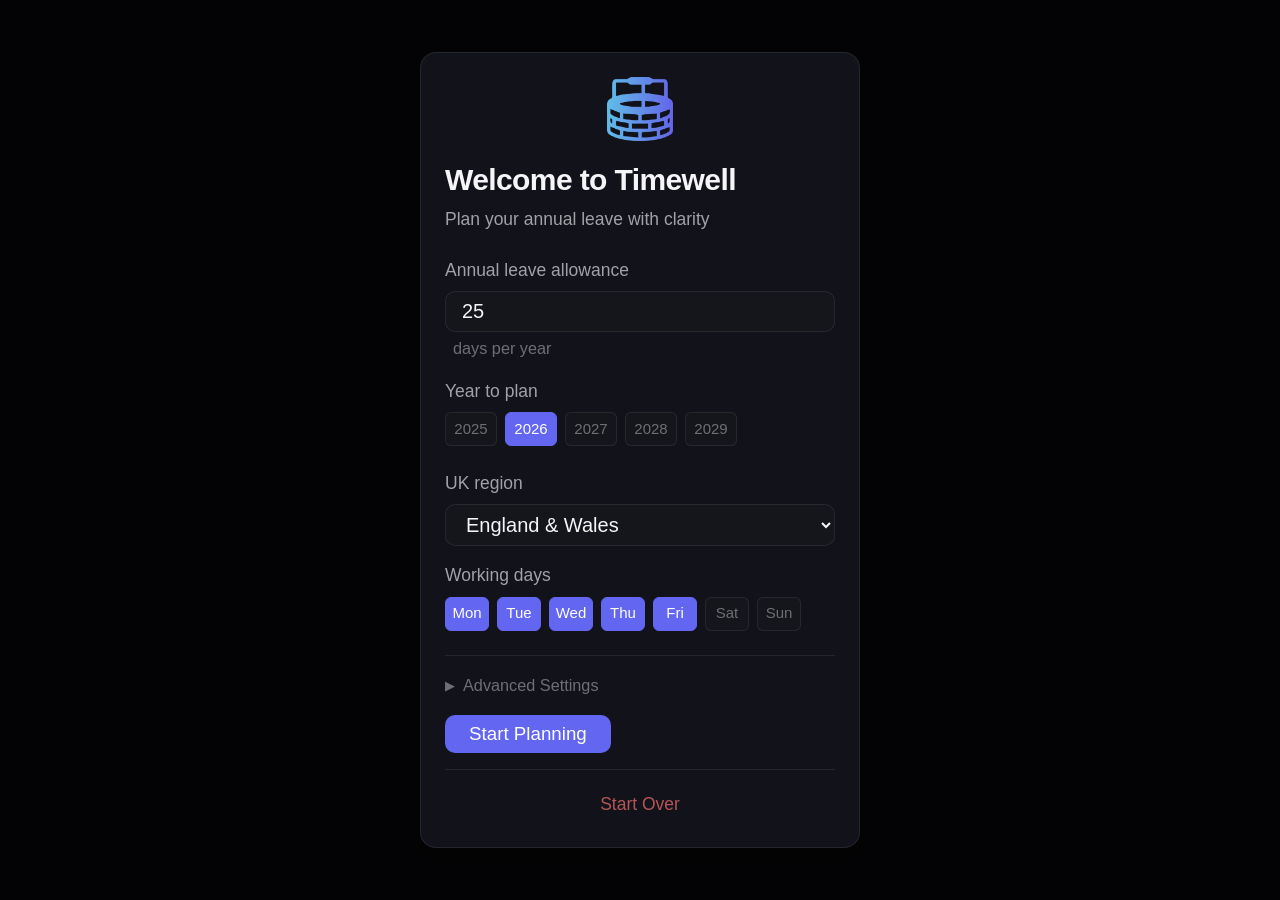
<file: index.html>
<!DOCTYPE html>
<html lang="en">
<head>
    <meta charset="UTF-8">
    <meta name="viewport" content="width=device-width, initial-scale=1.0">
    <title>Timewell - Annual Leave Planner UK | Plan Holiday Days & Maximise Time Off</title>
    <meta name="description" content="Free UK annual leave planner. Visualise your holiday year, calculate ROI on time off, and plan around bank holidays. Works with England, Wales & Scotland calendars.">
    <meta name="keywords" content="annual leave planner, UK holiday planner, annual leave calculator, bank holiday planner, holiday ROI, time off planner, leave management, England Wales Scotland holidays, AL planner">
    <meta name="author" content="Hal Wall">
    <meta name="robots" content="index, follow">
    <link rel="canonical" href="https://timewell.uk/">

    <!-- Open Graph / Social Media -->
    <meta property="og:type" content="website">
    <meta property="og:url" content="https://timewell.uk/">
    <meta property="og:title" content="Timewell - Annual Leave Planner UK">
    <meta property="og:description" content="Free UK annual leave planner. Visualise your holiday year, calculate ROI on time off, and plan around bank holidays.">
    <meta property="og:image" content="https://timewell.uk/social_banner.jpg">
    <meta property="og:site_name" content="Timewell">
    <meta property="og:locale" content="en_GB">

    <!-- Twitter Card -->
    <meta name="twitter:card" content="summary_large_image">
    <meta name="twitter:title" content="Timewell - Annual Leave Planner UK">
    <meta name="twitter:description" content="Free UK annual leave planner. Visualise your holiday year, calculate ROI on time off, and plan around bank holidays.">
    <meta name="twitter:image" content="https://timewell.uk/social_banner.jpg">

    <!-- Structured Data / JSON-LD -->
    <script type="application/ld+json">
    {
        "@context": "https://schema.org",
        "@type": "WebApplication",
        "name": "Timewell",
        "headline": "Annual Leave Planner UK",
        "description": "Free UK annual leave planner. Visualise your holiday year, calculate ROI on time off, and plan around bank holidays. Works with England, Wales & Scotland calendars.",
        "url": "https://timewell.uk/",
        "applicationCategory": "ProductivityApplication",
        "operatingSystem": "Any",
        "offers": {
            "@type": "Offer",
            "price": "0",
            "priceCurrency": "GBP"
        },
        "author": {
            "@type": "Person",
            "name": "Hal Wall"
        },
        "browserRequirements": "Requires JavaScript. Requires HTML5.",
        "softwareVersion": "1.0",
        "screenshot": "https://timewell.uk/social_banner.jpg",
        "featureList": [
            "Visual annual leave calendar",
            "UK bank holiday integration",
            "ROI calculation for time off",
            "Support for England, Wales and Scotland",
            "Custom leave year start dates",
            "Manager message generator"
        ],
        "keywords": "annual leave, holiday planner, UK, bank holidays, time off, leave calculator"
    }
    </script>

    <link rel="icon" type="image/png" href="twAsset_logo.png">
    <link rel="stylesheet" href="styles.css">
</head>
<body>
    <!-- Clear Toast (outside app so visible over settings) -->
    <div id="clear-toast" class="glass-panel hidden">
        <span>Previously selected days off have been cleared</span>
    </div>

    <!-- Setup Panel - Modal overlay on first load -->
    <div id="setup-overlay" class="overlay">
        <div id="setup-panel" class="glass-panel modal">
            <img src="twAsset_logo.png" alt="Timewell" class="setup-logo">
            <h1>Welcome to Timewell</h1>
            <p class="subtitle">Plan your annual leave with clarity</p>

            <form id="setup-form">
                <div class="form-group">
                    <label for="allowance">Annual leave allowance</label>
                    <input type="number" id="allowance" min="1" max="50" value="25" required>
                    <span class="hint">days per year</span>
                </div>

                <div class="form-group">
                    <label>Year to plan</label>
                    <div class="year-selector-group">
                        <label class="year-option-label">
                            <input type="radio" name="year" value="2025">
                            <span>2025</span>
                        </label>
                        <label class="year-option-label">
                            <input type="radio" name="year" value="2026" checked>
                            <span>2026</span>
                        </label>
                        <label class="year-option-label">
                            <input type="radio" name="year" value="2027">
                            <span>2027</span>
                        </label>
                        <label class="year-option-label">
                            <input type="radio" name="year" value="2028">
                            <span>2028</span>
                        </label>
                        <label class="year-option-label" title="gosh you plan ahead don't you">
                            <input type="radio" name="year" value="2029">
                            <span>2029</span>
                        </label>
                    </div>
                </div>

                <div class="form-group">
                    <label for="region">UK region</label>
                    <select id="region" required>
                        <option value="england-wales">England & Wales</option>
                        <option value="scotland">Scotland</option>
                    </select>
                </div>

                <div class="form-group">
                    <label>Working days</label>
                    <div class="checkbox-group">
                        <label class="checkbox-label">
                            <input type="checkbox" name="workday" value="1" checked>
                            <span>Mon</span>
                        </label>
                        <label class="checkbox-label">
                            <input type="checkbox" name="workday" value="2" checked>
                            <span>Tue</span>
                        </label>
                        <label class="checkbox-label">
                            <input type="checkbox" name="workday" value="3" checked>
                            <span>Wed</span>
                        </label>
                        <label class="checkbox-label">
                            <input type="checkbox" name="workday" value="4" checked>
                            <span>Thu</span>
                        </label>
                        <label class="checkbox-label">
                            <input type="checkbox" name="workday" value="5" checked>
                            <span>Fri</span>
                        </label>
                        <label class="checkbox-label">
                            <input type="checkbox" name="workday" value="6">
                            <span>Sat</span>
                        </label>
                        <label class="checkbox-label">
                            <input type="checkbox" name="workday" value="0">
                            <span>Sun</span>
                        </label>
                    </div>
                </div>

                <!-- Advanced Settings -->
                <div class="advanced-settings-section">
                    <button type="button" class="advanced-toggle" id="advanced-toggle">
                        <span class="toggle-icon">▶</span>
                        <span>Advanced Settings</span>
                    </button>
                    <div class="advanced-content hidden" id="advanced-content">
                        <div class="form-group">
                            <label>Bank holidays require annual leave?</label>
                            <div class="checkbox-group">
                                <label class="checkbox-label checkbox-wide" id="bank-holiday-toggle">
                                    <input type="checkbox" id="bank-holidays-use-al">
                                    <span>Yes, I must use AL for bank holidays</span>
                                </label>
                            </div>
                            <p class="hint advanced-hint">Leave unchecked if bank holidays are free</p>
                        </div>

                        <div class="form-group">
                            <label>Leave year starts</label>
                            <div class="leave-year-start">
                                <select id="leave-year-month">
                                    <option value="0" selected>January</option>
                                    <option value="1">February</option>
                                    <option value="2">March</option>
                                    <option value="3">April</option>
                                    <option value="4">May</option>
                                    <option value="5">June</option>
                                    <option value="6">July</option>
                                    <option value="7">August</option>
                                    <option value="8">September</option>
                                    <option value="9">October</option>
                                    <option value="10">November</option>
                                    <option value="11">December</option>
                                </select>
                                <select id="leave-year-day">
                                    <option value="1" selected>1</option>
                                </select>
                            </div>
                        </div>
                    </div>
                </div>

                <div class="form-actions">
                    <button type="submit" class="btn-primary">Start Planning</button>
                </div>
                <div class="form-actions-secondary">
                    <button type="button" class="btn-danger-text" id="start-over-btn">Start Over</button>
                </div>
            </form>
        </div>
    </div>

    <!-- Label Modal - Shown after drag selection -->
    <div id="label-overlay" class="overlay hidden">
        <div id="label-panel" class="glass-panel modal modal-small">
            <h2>Label this leave</h2>
            <p id="label-summary" class="selection-summary"></p>

            <form id="label-form" autocomplete="off">
                <div class="form-group">
                    <input type="text" id="leave-label" placeholder="e.g. Rome Trip, Christmas" maxlength="30" autofocus autocomplete="off" data-lpignore="true" data-form-type="other">
                </div>

                <div class="modal-actions">
                    <button type="button" class="btn-secondary" id="cancel-label">Cancel</button>
                    <button type="submit" class="btn-primary">Save Leave</button>
                </div>
            </form>
        </div>
    </div>

    <!-- Edit Modal - For editing existing leave blocks -->
    <div id="edit-overlay" class="overlay hidden">
        <div id="edit-panel" class="glass-panel modal modal-small">
            <h2>Edit Leave</h2>
            <p id="edit-summary" class="selection-summary"></p>

            <form id="edit-form">
                <input type="hidden" id="edit-block-id">
                <div class="form-group">
                    <input type="text" id="edit-label" placeholder="Leave label" maxlength="30" required>
                </div>

                <div class="modal-actions">
                    <button type="button" class="btn-danger" id="delete-leave">Delete</button>
                    <button type="button" class="btn-secondary" id="cancel-edit">Cancel</button>
                    <button type="submit" class="btn-primary">Save</button>
                </div>
            </form>
        </div>
    </div>

    <!-- Generate Plan Modal -->
    <div id="plan-overlay" class="overlay hidden">
        <div id="plan-panel" class="glass-panel modal modal-large">
            <h2>Your Leave Plan</h2>

            <div id="plan-content">
                <div id="plan-summary-section">
                    <h3>Days to Book Off</h3>
                    <div id="plan-days-list"></div>
                </div>

                <div id="plan-message-section" class="hidden">
                    <h3>Message for Manager</h3>
                    <div id="plan-message-formatted" class="formatted-message"></div>
                    <div class="copy-actions">
                        <button type="button" class="btn-secondary" id="copy-message">Copy to Clipboard</button>
                    </div>
                </div>
            </div>

            <div class="modal-actions">
                <button type="button" class="btn-primary" id="generate-message-btn">Generate Manager Message</button>
                <button type="button" class="btn-secondary" id="close-plan">Close</button>
            </div>
        </div>
    </div>

    <!-- Main App Container -->
    <div id="app" class="hidden">
        <!-- Header -->
        <header id="header">
            <div class="header-left">
                <img src="main_logo.png" alt="Timewell" class="logo-main">
                <span id="year-display" class="year-badge"></span>
            </div>
            <div class="header-right">
                <button id="settings-btn" class="btn-icon" title="Settings">Settings</button>
                <button id="generate-plan-btn" class="btn-primary">Generate Plan</button>
            </div>
        </header>

        <!-- Live Selection Feedback -->
        <div id="selection-feedback" class="glass-panel hidden">
            <div class="feedback-content">
                <div class="feedback-row">
                    <span class="feedback-label">Leave days:</span>
                    <span id="feedback-days" class="feedback-value"></span>
                </div>
                <div class="feedback-row">
                    <span class="feedback-label">Total days off:</span>
                    <span id="feedback-total" class="feedback-value highlight"></span>
                </div>
                <div class="feedback-row roi">
                    <span class="feedback-label">ROI:</span>
                    <span id="feedback-roi" class="feedback-value"></span>
                </div>
            </div>
        </div>

        <!-- Compressed Year Overview (Always visible on right) -->
        <aside id="mini-year-compact" class="glass-panel" title="Click to expand">
            <div class="compact-header">
                <span class="compact-title">Year Overview</span>
                <span class="expand-icon"></span>
            </div>
            <div id="mini-year-compact-grid"></div>
        </aside>

        <!-- Expanded Year Overview Panel (Floating overlay from right) -->
        <aside id="mini-year-sidebar" class="glass-panel hidden">
            <div class="sidebar-header">
                <h3 class="sidebar-title">Year Overview</h3>
                <button id="collapse-sidebar" class="btn-collapse" title="Close">
                    <span class="collapse-icon"></span>
                </button>
            </div>
            <div id="sidebar-content">
                <div id="mini-year"></div>
                <div id="bank-holidays-list">
                    <h4>Bank Holidays</h4>
                    <ul id="bank-holidays-ul"></ul>
                </div>
            </div>
        </aside>

        <!-- Main Content Area -->
        <div id="main-content">
            <!-- Calendar Container -->
            <main id="calendar-container">
                <div id="calendar"></div>
            </main>
        </div>

        <!-- Floating Summary Panel -->
        <aside id="summary-panel" class="glass-panel">
            <div class="summary-row">
                <span class="summary-label">Remaining</span>
                <span id="summary-remaining" class="summary-value highlight">25</span>
            </div>
            <div class="summary-divider"></div>
            <div class="summary-row">
                <span class="summary-label">Leave used</span>
                <span id="summary-used" class="summary-value">0</span>
            </div>
            <div class="summary-row">
                <span class="summary-label">Days off gained</span>
                <span id="summary-gained" class="summary-value">0</span>
            </div>
            <div class="summary-row roi">
                <span class="summary-label">ROI</span>
                <span id="summary-roi" class="summary-value">-</span>
            </div>
        </aside>

        <!-- Undo Toast -->
        <div id="undo-toast" class="glass-panel hidden">
            <span>Leave deleted</span>
            <button id="undo-btn" class="btn-link">Undo</button>
        </div>


        <!-- Click Selection Hint -->
        <div id="click-hint" class="glass-panel hidden">
            <span>Click end date to complete selection</span>
            <button id="hide-hint-forever" class="btn-link">Don't show again</button>
        </div>

        <!-- Footer -->
        <footer id="app-footer">
            <div class="footer-content">
                <div class="footer-designer">
                    <p><strong>Designed and Built<br>by Hal Wall</strong></p>
                </div>
                <div class="footer-about">
                    <p>This is annual leave planning stripped of its usual clunkiness and dressed in clarity. It offers delightful visual insight into your year ahead and calculates the ROI of your relaxation; because if one must escape, one should do it with mathematical precision.</p>
                </div>
                <div class="footer-support">
                    <p><em>A small contribution keeps this alive.</em></p>
                    <a href="https://buymeacoffee.com/halwall" target="_blank" rel="noopener noreferrer" class="coffee-link">Buy me a coffee</a>
                </div>
            </div>
        </footer>
    </div>

    <script src="app.js"></script>
</body>
</html>
</file>
<file: styles.css>
/* ==========================================================================
   Timewell - Annual Leave Planner
   Dark glassmorphic theme inspired by Apple, Linear, Arc
   ========================================================================== */

/* CSS Variables */
:root {
    /* Colors */
    --bg-primary: #0d0d12;
    --bg-secondary: #15151c;
    --bg-tertiary: #1c1c26;

    --glass-bg: rgba(25, 25, 35, 0.75);
    --glass-border: rgba(255, 255, 255, 0.08);
    --glass-highlight: rgba(255, 255, 255, 0.05);

    --text-primary: #f5f5f7;
    --text-secondary: #a1a1a6;
    --text-muted: #6e6e73;

    --accent-primary: #6366f1;
    --accent-primary-hover: #818cf8;
    --accent-secondary: #22d3ee;
    --accent-success: #34d399;
    --accent-warning: #fbbf24;
    --accent-danger: #f87171;

    --selection-bg: rgba(99, 102, 241, 0.25);
    --selection-border: rgba(99, 102, 241, 0.5);

    --leave-bg: rgba(34, 211, 238, 0.15);
    --leave-border: rgba(34, 211, 238, 0.4);

    --bank-holiday-bg: rgba(251, 191, 36, 0.1);
    --bank-holiday-border: rgba(251, 191, 36, 0.3);
    --bank-holiday-selection-bg: rgba(251, 191, 36, 0.35);

    --today-ring: rgba(99, 102, 241, 0.6);

    /* Spacing */
    --space-xs: 4px;
    --space-sm: 8px;
    --space-md: 16px;
    --space-lg: 24px;
    --space-xl: 32px;
    --space-2xl: 48px;

    /* Border Radius */
    --radius-sm: 6px;
    --radius-md: 10px;
    --radius-lg: 16px;
    --radius-xl: 24px;

    /* Typography */
    --font-family: -apple-system, BlinkMacSystemFont, 'Segoe UI', Roboto, Oxygen, Ubuntu, sans-serif;
    --font-mono: 'SF Mono', Monaco, 'Cascadia Code', monospace;

    /* Shadows */
    --shadow-sm: 0 2px 8px rgba(0, 0, 0, 0.2);
    --shadow-md: 0 8px 24px rgba(0, 0, 0, 0.3);
    --shadow-lg: 0 16px 48px rgba(0, 0, 0, 0.4);

    /* Transitions */
    --transition-fast: 0.15s ease;
    --transition-normal: 0.25s ease;
    --transition-slow: 0.4s ease;

    /* Layout */
    --sidebar-width: 280px;
}

/* Reset & Base */
*, *::before, *::after {
    box-sizing: border-box;
    margin: 0;
    padding: 0;
}

html {
    font-size: 20px;
    -webkit-font-smoothing: antialiased;
    -moz-osx-font-smoothing: grayscale;
}

body {
    font-family: var(--font-family);
    background: var(--bg-primary);
    color: var(--text-primary);
    min-height: 100vh;
    line-height: 1.5;
}

/* Utility Classes */
.hidden {
    display: none !important;
}

/* Glass Panel Base */
.glass-panel {
    background: var(--glass-bg);
    backdrop-filter: blur(20px);
    -webkit-backdrop-filter: blur(20px);
    border: 1px solid var(--glass-border);
    border-radius: var(--radius-lg);
    box-shadow: var(--shadow-md);
}

/* ==========================================================================
   Overlays & Modals
   ========================================================================== */

.overlay {
    position: fixed;
    inset: 0;
    background: rgba(0, 0, 0, 0.7);
    backdrop-filter: blur(4px);
    display: flex;
    align-items: center;
    justify-content: center;
    z-index: 1000;
    padding: var(--space-lg);
    animation: fadeIn var(--transition-normal);
}

@keyframes fadeIn {
    from { opacity: 0; }
    to { opacity: 1; }
}

.modal {
    padding: var(--space-lg);
    max-width: 440px;
    width: 100%;
    max-height: 90vh;
    overflow-y: auto;
    animation: slideUp var(--transition-normal);
    scrollbar-width: none; /* Firefox */
    -ms-overflow-style: none; /* IE and Edge */
}

.modal::-webkit-scrollbar {
    display: none; /* Chrome, Safari, Opera */
}

.modal-small {
    max-width: 360px;
}

.modal-large {
    max-width: 640px;
    max-height: 80vh;
    overflow-y: auto;
}

@keyframes slideUp {
    from {
        opacity: 0;
        transform: translateY(20px);
    }
    to {
        opacity: 1;
        transform: translateY(0);
    }
}

.setup-logo {
    display: block;
    height: 64px;
    width: auto;
    object-fit: contain;
    margin: 0 auto var(--space-md);
}

.modal h1 {
    font-size: 1.5rem;
    font-weight: 600;
    margin-bottom: var(--space-xs);
    letter-spacing: -0.02em;
}

.modal h2 {
    font-size: 1.125rem;
    font-weight: 600;
    margin-bottom: var(--space-md);
    letter-spacing: -0.01em;
}

.modal h3 {
    font-size: 0.875rem;
    font-weight: 500;
    color: var(--text-secondary);
    text-transform: uppercase;
    letter-spacing: 0.05em;
    margin-bottom: var(--space-sm);
}

.subtitle {
    color: var(--text-secondary);
    margin-bottom: var(--space-lg);
    font-size: 0.875rem;
}

.selection-summary {
    color: var(--text-secondary);
    font-size: 0.9375rem;
    margin-bottom: var(--space-lg);
    padding: var(--space-sm) var(--space-md);
    background: var(--glass-highlight);
    border-radius: var(--radius-sm);
}

/* ==========================================================================
   Forms
   ========================================================================== */

.form-group {
    margin-bottom: var(--space-md);
}

.form-group label {
    display: block;
    font-size: 0.875rem;
    font-weight: 500;
    color: var(--text-secondary);
    margin-bottom: var(--space-sm);
}

.form-group input[type="number"],
.form-group input[type="text"],
.form-group select,
.form-group textarea {
    width: 100%;
    padding: var(--space-sm) var(--space-md);
    background: var(--bg-secondary);
    border: 1px solid var(--glass-border);
    border-radius: var(--radius-md);
    color: var(--text-primary);
    font-size: 1rem;
    font-family: inherit;
    transition: border-color var(--transition-fast), box-shadow var(--transition-fast);
}

.form-group input:focus,
.form-group select:focus,
.form-group textarea:focus {
    outline: none;
    border-color: var(--accent-primary);
    box-shadow: 0 0 0 3px rgba(99, 102, 241, 0.2);
}

.form-group textarea {
    min-height: 200px;
    resize: vertical;
    font-family: var(--font-mono);
    font-size: 0.875rem;
    line-height: 1.6;
}

.form-group .hint {
    font-size: 0.8125rem;
    color: var(--text-muted);
    margin-left: var(--space-sm);
}

/* Checkbox Group */
.checkbox-group {
    display: flex;
    gap: var(--space-sm);
    flex-wrap: wrap;
    justify-content: flex-start;
}

.checkbox-label {
    width: 44px;
    height: 34px;
    background: var(--bg-secondary);
    border: 1px solid var(--glass-border);
    border-radius: var(--radius-sm);
    cursor: pointer;
    transition: all var(--transition-fast);
    position: relative;
    overflow: hidden;
}

.checkbox-label input {
    position: absolute;
    opacity: 0;
    pointer-events: none;
    width: 0;
    height: 0;
}

.checkbox-label span {
    position: absolute;
    top: 0;
    left: 0;
    right: 0;
    bottom: 0;
    display: flex;
    align-items: center;
    justify-content: center;
    font-size: 0.75rem;
    font-weight: 500;
    color: var(--text-muted);
    transition: color var(--transition-fast);
}

.checkbox-label:hover {
    border-color: var(--accent-primary);
}

.checkbox-label:has(input:checked) {
    background: var(--accent-primary);
    border-color: var(--accent-primary);
}

.checkbox-label:has(input:checked) span {
    color: white;
}

/* Year Selector Group */
.year-selector-group {
    display: flex;
    gap: var(--space-sm);
    flex-wrap: wrap;
    justify-content: flex-start;
}

.year-option-label {
    width: 52px;
    height: 34px;
    background: var(--bg-secondary);
    border: 1px solid var(--glass-border);
    border-radius: var(--radius-sm);
    cursor: pointer;
    transition: all var(--transition-fast);
    position: relative;
    overflow: hidden;
}

.year-option-label input {
    position: absolute;
    opacity: 0;
    pointer-events: none;
    width: 0;
    height: 0;
}

.year-option-label span {
    position: absolute;
    top: 0;
    left: 0;
    right: 0;
    bottom: 0;
    display: flex;
    align-items: center;
    justify-content: center;
    font-size: 0.75rem;
    font-weight: 500;
    color: var(--text-muted);
    transition: color var(--transition-fast);
}

.year-option-label:hover {
    border-color: var(--accent-primary);
}

.year-option-label:has(input:checked) {
    background: var(--accent-primary);
    border-color: var(--accent-primary);
}

.year-option-label:has(input:checked) span {
    color: white;
}

/* ==========================================================================
   Buttons
   ========================================================================== */

.btn-primary {
    display: inline-flex;
    align-items: center;
    justify-content: center;
    padding: var(--space-sm) var(--space-lg);
    background: var(--accent-primary);
    color: white;
    border: none;
    border-radius: var(--radius-md);
    font-size: 0.9375rem;
    font-weight: 500;
    cursor: pointer;
    transition: all var(--transition-fast);
}

.btn-primary:hover {
    background: var(--accent-primary-hover);
    transform: translateY(-1px);
}

.btn-primary:active {
    transform: translateY(0);
}

.btn-secondary {
    display: inline-flex;
    align-items: center;
    justify-content: center;
    padding: var(--space-sm) var(--space-md);
    background: var(--bg-tertiary);
    color: var(--text-primary);
    border: 1px solid var(--glass-border);
    border-radius: var(--radius-md);
    font-size: 0.875rem;
    font-weight: 500;
    cursor: pointer;
    transition: all var(--transition-fast);
}

.btn-secondary:hover {
    background: var(--bg-secondary);
    border-color: var(--text-muted);
}

.btn-danger {
    display: inline-flex;
    align-items: center;
    justify-content: center;
    padding: var(--space-sm) var(--space-md);
    background: transparent;
    color: var(--accent-danger);
    border: 1px solid var(--accent-danger);
    border-radius: var(--radius-md);
    font-size: 0.875rem;
    font-weight: 500;
    cursor: pointer;
    transition: all var(--transition-fast);
}

.btn-danger:hover {
    background: var(--accent-danger);
    color: white;
}

.btn-icon {
    display: inline-flex;
    align-items: center;
    justify-content: center;
    padding: var(--space-sm) var(--space-md);
    background: transparent;
    color: var(--text-secondary);
    border: 1px solid var(--glass-border);
    border-radius: var(--radius-md);
    font-size: 0.8125rem;
    font-weight: 500;
    cursor: pointer;
    transition: all var(--transition-fast);
}

.btn-icon:hover {
    color: var(--text-primary);
    border-color: var(--text-muted);
    background: var(--bg-tertiary);
}

.btn-link {
    background: none;
    border: none;
    color: var(--accent-primary);
    font-size: 0.875rem;
    font-weight: 500;
    cursor: pointer;
    text-decoration: underline;
    text-underline-offset: 2px;
}

.btn-link:hover {
    color: var(--accent-primary-hover);
}

.modal-actions {
    display: flex;
    gap: var(--space-sm);
    justify-content: flex-end;
    margin-top: var(--space-lg);
}

.form-actions {
    margin-top: var(--space-md);
}

.form-actions-secondary {
    margin-top: var(--space-md);
    padding-top: var(--space-md);
    border-top: 1px solid var(--glass-border);
    text-align: center;
}

.btn-danger-text {
    background: none;
    border: none;
    color: var(--accent-danger);
    font-size: 0.875rem;
    font-weight: 500;
    cursor: pointer;
    padding: var(--space-sm);
    opacity: 0.7;
    transition: opacity var(--transition-fast);
}

.btn-danger-text:hover {
    opacity: 1;
    text-decoration: underline;
}

.copy-actions {
    display: flex;
    gap: var(--space-sm);
    margin-top: var(--space-md);
}

/* ==========================================================================
   Header
   ========================================================================== */

#header {
    position: sticky;
    top: 0;
    z-index: 300;
    display: flex;
    align-items: center;
    justify-content: space-between;
    padding: var(--space-md) var(--space-xl);
    background: rgba(13, 13, 18, 0.95);
    backdrop-filter: blur(12px);
    border-bottom: 1px solid var(--glass-border);
}

.header-left {
    display: flex;
    align-items: center;
    gap: var(--space-md);
}

.logo-icon {
    height: 32px;
    width: auto;
    object-fit: contain;
}

.logo-main {
    height: 36px;
    width: auto;
    object-fit: contain;
}

.logo {
    font-size: 1.25rem;
    font-weight: 600;
    letter-spacing: -0.02em;
    background: linear-gradient(135deg, var(--accent-primary), var(--accent-secondary));
    -webkit-background-clip: text;
    -webkit-text-fill-color: transparent;
    background-clip: text;
}

.year-badge {
    padding: var(--space-xs) var(--space-sm);
    background: var(--bg-tertiary);
    border: 1px solid var(--glass-border);
    border-radius: var(--radius-sm);
    font-size: 0.875rem;
    font-weight: 500;
    color: var(--text-secondary);
}


.header-right {
    display: flex;
    align-items: center;
    gap: var(--space-sm);
}


/* ==========================================================================
   Main Content Layout
   ========================================================================== */

#main-content {
    display: flex;
    gap: var(--space-lg);
    padding: var(--space-lg);
    padding-bottom: 120px;
}

/* ==========================================================================
   Mini Year Sidebar (Compact + Expanded Views)
   ========================================================================== */

/* Compact view - positioned in top right */
#mini-year-compact {
    position: fixed;
    top: 90px;
    right: var(--space-xl);
    z-index: 100;
    padding: var(--space-sm) var(--space-md);
    width: 200px;
    cursor: pointer;
    transition: all var(--transition-fast);
}

#mini-year-compact:hover {
    border-color: var(--accent-primary);
    transform: translateY(-2px);
}

.compact-header {
    display: flex;
    align-items: center;
    justify-content: space-between;
    margin-bottom: var(--space-sm);
}

.compact-title {
    font-size: 0.65rem;
    font-weight: 600;
    color: var(--text-secondary);
    text-transform: uppercase;
    letter-spacing: 0.05em;
}

.expand-icon {
    width: 0;
    height: 0;
    border-top: 4px solid transparent;
    border-bottom: 4px solid transparent;
    border-right: 5px solid var(--text-secondary);
    transition: all var(--transition-fast);
}

#mini-year-compact:hover .expand-icon {
    border-right-color: var(--accent-primary);
}

/* Compact mini year grid - super compressed 4x3 */
#mini-year-compact-grid {
    display: grid;
    grid-template-columns: repeat(4, 1fr);
    gap: 2px;
}

.compact-month {
    text-align: center;
}

.compact-month-label {
    font-size: 0.5rem;
    color: var(--text-muted);
    margin-bottom: 1px;
    display: block;
}

.compact-month-days {
    display: grid;
    grid-template-columns: repeat(7, 1fr);
    gap: 0;
}

.compact-day {
    width: 4px;
    height: 4px;
    border-radius: 1px;
    background: var(--bg-tertiary);
}

.compact-day.has-leave {
    background: var(--accent-secondary);
}

.compact-day.is-bank-holiday {
    background: var(--holiday-color);
}

.compact-day.is-weekend {
    background: var(--bg-secondary);
}

.compact-day.is-today {
    background: rgba(52, 211, 153, 0.6);
    box-shadow: 0 0 0 1px var(--accent-success);
}

.compact-day.is-past {
    opacity: 0.35;
}

/* Expanded sidebar - floating overlay from right */
#mini-year-sidebar {
    position: fixed;
    top: 90px;
    right: var(--space-xl);
    z-index: 200;
    width: 620px;
    padding: var(--space-lg);
    max-height: calc(100vh - 100px);
    overflow-y: auto;
    overflow-x: hidden;
    animation: slideInRight var(--transition-normal);
    scrollbar-width: none; /* Firefox */
    -ms-overflow-style: none; /* IE and Edge */
}

#mini-year-sidebar::-webkit-scrollbar {
    display: none; /* Chrome, Safari, Opera */
}

@keyframes slideInRight {
    from {
        opacity: 0;
        transform: translateX(20px);
    }
    to {
        opacity: 1;
        transform: translateX(0);
    }
}

@keyframes slideInLeft {
    from {
        opacity: 0;
        transform: translateX(-20px);
    }
    to {
        opacity: 1;
        transform: translateX(0);
    }
}

#mini-year-sidebar.hidden {
    display: none;
}

.sidebar-header {
    display: flex;
    align-items: center;
    justify-content: space-between;
    margin-bottom: var(--space-md);
}

.sidebar-title {
    font-size: 0.75rem;
    font-weight: 600;
    color: var(--text-secondary);
    text-transform: uppercase;
    letter-spacing: 0.05em;
    margin: 0;
}

.btn-collapse {
    width: 28px;
    height: 28px;
    background: var(--bg-tertiary);
    border: 1px solid var(--glass-border);
    border-radius: var(--radius-sm);
    cursor: pointer;
    display: flex;
    align-items: center;
    justify-content: center;
    transition: all var(--transition-fast);
    font-size: 1rem;
    color: var(--text-secondary);
}

.btn-collapse:hover {
    background: var(--accent-primary);
    border-color: var(--accent-primary);
    color: white;
}

.collapse-icon::before {
    content: '×';
}

#sidebar-content {
    display: flex;
    flex-direction: column;
}

#mini-year {
    display: grid;
    grid-template-columns: repeat(4, 1fr);
    gap: var(--space-md);
    margin-bottom: var(--space-lg);
    width: 100%;
}

.mini-month {
    padding: var(--space-xs);
}

.mini-month-name {
    font-size: 0.625rem;
    font-weight: 600;
    color: var(--text-muted);
    text-transform: uppercase;
    letter-spacing: 0.03em;
    margin-bottom: 2px;
}

.mini-month-grid {
    display: grid;
    grid-template-columns: repeat(7, 1fr);
    gap: 1px;
}

.mini-day {
    width: 100%;
    aspect-ratio: 1;
    font-size: 0.5625rem;
    display: flex;
    align-items: center;
    justify-content: center;
    color: var(--text-muted);
    border-radius: 2px;
}

.mini-day.empty {
    visibility: hidden;
}

.mini-day.weekend {
    color: var(--text-muted);
    opacity: 0.5;
}

.mini-day.bank-holiday {
    background: var(--accent-warning);
    color: var(--bg-primary);
    font-weight: 600;
}

.mini-day.has-leave {
    background: var(--accent-secondary);
    color: var(--bg-primary);
    font-weight: 600;
}

.mini-day.is-today {
    background: rgba(52, 211, 153, 0.5);
    color: var(--accent-success);
    font-weight: 700;
    box-shadow: 0 0 0 1px var(--accent-success);
}

.mini-day.is-past {
    opacity: 0.35;
}

#bank-holidays-list {
    border-top: 1px solid var(--glass-border);
    padding-top: var(--space-md);
}

#bank-holidays-list h4 {
    font-size: 0.6875rem;
    font-weight: 600;
    color: var(--text-secondary);
    text-transform: uppercase;
    letter-spacing: 0.05em;
    margin-bottom: var(--space-sm);
}

#bank-holidays-ul {
    list-style: none;
    font-size: 0.75rem;
    color: var(--text-muted);
}

#bank-holidays-ul li {
    padding: var(--space-xs) 0;
    display: flex;
    align-items: center;
    gap: var(--space-xs);
}

#bank-holidays-ul li::before {
    content: '';
    width: 6px;
    height: 6px;
    background: var(--accent-warning);
    border-radius: 50%;
    flex-shrink: 0;
}

/* ==========================================================================
   Calendar
   ========================================================================== */

#calendar-container {
    flex: 1;
    min-width: 0;
}

#calendar {
    display: flex;
    flex-direction: column;
    max-width: 900px;
    margin: 0 auto;
}

/* Weekday Header - Fixed at top of calendar */
.weekday-header {
    display: grid;
    grid-template-columns: repeat(7, 1fr);
    gap: 2px;
    margin-bottom: var(--space-sm);
    position: sticky;
    top: 60px;
    background: var(--bg-primary);
    padding: var(--space-sm) 0;
    z-index: 10;
}

.weekday-label {
    text-align: center;
    font-size: 0.6875rem;
    font-weight: 600;
    color: var(--text-muted);
    text-transform: uppercase;
    letter-spacing: 0.05em;
    padding: var(--space-xs);
}

/* Continuous weeks grid */
.weeks-container {
    display: flex;
    flex-direction: column;
    gap: 2px;
}

.week-row {
    display: grid;
    grid-template-columns: repeat(7, 1fr);
    gap: 2px;
}

/* Day Tiles - Compact rectangles */
.day-tile {
    height: 32px;
    display: flex;
    align-items: center;
    justify-content: center;
    background: var(--bg-tertiary);
    border: 1px solid transparent;
    border-radius: var(--radius-sm);
    cursor: pointer;
    transition: all var(--transition-fast);
    position: relative;
    user-select: none;
}

/* Alternating month colors */
.day-tile.month-even {
    background: rgba(28, 28, 38, 0.9);
}

.day-tile.month-odd {
    background: rgba(21, 21, 28, 0.9);
}

.day-tile:hover {
    background: rgba(255, 255, 255, 0.05);
    border-color: var(--glass-border);
}

.day-tile.empty {
    background: transparent;
    cursor: default;
    pointer-events: none;
}

.day-content {
    display: flex;
    align-items: center;
    gap: var(--space-xs);
}

.day-number {
    font-size: 0.8125rem;
    font-weight: 500;
    color: var(--text-primary);
}

.month-indicator {
    font-size: 0.625rem;
    font-weight: 600;
    color: var(--accent-primary);
    text-transform: uppercase;
}

.day-tile.empty .day-number {
    visibility: hidden;
}

/* Weekend styling */
.day-tile.weekend {
    background: rgba(255, 255, 255, 0.02) !important;
}

.day-tile.weekend .day-number {
    color: var(--text-muted);
}

.day-tile.weekend.month-even {
    background: rgba(35, 35, 45, 0.5) !important;
}

.day-tile.weekend.month-odd {
    background: rgba(25, 25, 32, 0.5) !important;
}

/* Today */
.day-tile.today {
    background: rgba(52, 211, 153, 0.35);
    border-color: rgba(52, 211, 153, 0.5);
}

.day-tile.today .day-number {
    display: none;
}

.day-tile.today .month-indicator {
    display: none;
}

.day-tile.today::after {
    content: 'TODAY';
    font-size: 0.55rem;
    font-weight: 700;
    color: var(--accent-success);
    letter-spacing: 0.03em;
}

/* Bank Holiday */
.day-tile.bank-holiday {
    background: var(--bank-holiday-bg);
    border-color: var(--bank-holiday-border);
}

.day-tile.bank-holiday .day-number {
    color: var(--accent-warning);
}

.bank-holiday-dot {
    width: 4px;
    height: 4px;
    background: var(--accent-warning);
    border-radius: 50%;
}

/* Non-working day - same styling as weekends */
.day-tile.non-working {
    background: rgba(255, 255, 255, 0.02) !important;
}

.day-tile.non-working .day-number {
    color: var(--text-muted);
}

.day-tile.non-working.month-even {
    background: rgba(35, 35, 45, 0.5) !important;
}

.day-tile.non-working.month-odd {
    background: rgba(25, 25, 32, 0.5) !important;
}

/* Selection States */
.day-tile.selecting {
    background: var(--selection-bg);
    border-color: var(--selection-border);
}

.day-tile.selecting.bank-holiday {
    background: var(--bank-holiday-selection-bg);
    border-color: var(--accent-warning);
}

.day-tile.selection-start,
.day-tile.selection-end {
    background: var(--accent-primary);
    border-color: var(--accent-primary);
}

.day-tile.selection-start .day-number,
.day-tile.selection-end .day-number {
    color: white;
}

.day-tile.selection-start .month-indicator,
.day-tile.selection-end .month-indicator {
    color: rgba(255, 255, 255, 0.8);
}

/* Leave Block */
.day-tile.has-leave {
    background: var(--leave-bg);
    border-color: var(--leave-border);
}

.day-tile.has-leave .day-number {
    color: var(--accent-secondary);
}

.day-tile.leave-start {
    border-top-left-radius: var(--radius-sm);
    border-bottom-left-radius: var(--radius-sm);
    border-top-right-radius: 0;
    border-bottom-right-radius: 0;
}

.day-tile.leave-end {
    border-top-right-radius: var(--radius-sm);
    border-bottom-right-radius: var(--radius-sm);
    border-top-left-radius: 0;
    border-bottom-left-radius: 0;
}

.day-tile.leave-middle {
    border-radius: 0;
}

.day-tile.leave-single {
    border-radius: var(--radius-sm);
}

/* Leave Label */
.leave-label {
    position: absolute;
    top: -10px;
    left: 2px;
    font-size: 0.5625rem;
    font-weight: 600;
    color: var(--accent-secondary);
    background: var(--bg-primary);
    padding: 1px 4px;
    border-radius: 2px;
    white-space: nowrap;
    text-transform: uppercase;
    letter-spacing: 0.02em;
    z-index: 5;
}

/* Bank Holiday Label */
.bank-holiday-label {
    position: absolute;
    top: -10px;
    left: 2px;
    font-size: 0.5625rem;
    font-weight: 600;
    color: var(--accent-warning);
    background: var(--bg-primary);
    padding: 1px 4px;
    border-radius: 2px;
    white-space: nowrap;
    text-transform: uppercase;
    letter-spacing: 0.02em;
    z-index: 5;
}

/* Dual labels - when leave starts on a bank holiday */
.day-tile.dual-labels .bank-holiday-label {
    left: 2px;
}

.day-tile.dual-labels .leave-label {
    left: auto;
    right: 2px;
}

/* Edit controls on hover */
.day-tile.has-leave:hover .leave-edit-btn {
    opacity: 1;
}

.leave-edit-btn {
    position: absolute;
    top: 2px;
    right: 2px;
    width: 16px;
    height: 16px;
    background: var(--bg-secondary);
    border: 1px solid var(--glass-border);
    border-radius: 3px;
    display: flex;
    align-items: center;
    justify-content: center;
    font-size: 0.5rem;
    color: var(--text-secondary);
    cursor: pointer;
    opacity: 0;
    transition: opacity var(--transition-fast);
    z-index: 10;
}

.leave-edit-btn:hover {
    background: var(--accent-primary);
    color: white;
    border-color: var(--accent-primary);
}

/* Leave Drag-to-Shift */
body.leave-dragging {
    cursor: ew-resize !important;
    user-select: none;
}

body.leave-dragging * {
    cursor: ew-resize !important;
}

.day-tile.has-leave {
    cursor: ew-resize;
}

.day-tile.dragging {
    opacity: 0.5;
    transform: scale(0.95);
}

.day-tile.drag-preview {
    background: var(--selection-bg) !important;
    border-color: var(--accent-primary) !important;
    box-shadow: 0 0 0 2px rgba(99, 102, 241, 0.3);
}

/* ==========================================================================
   Selection Feedback
   ========================================================================== */

#selection-feedback {
    position: fixed;
    bottom: 32px;
    left: 50%;
    transform: translateX(-50%);
    z-index: 200;
    padding: var(--space-md) var(--space-lg);
    min-width: 200px;
    animation: fadeSlideUp var(--transition-fast);
}

@keyframes fadeSlideUp {
    from {
        opacity: 0;
        transform: translateX(-50%) translateY(10px);
    }
    to {
        opacity: 1;
        transform: translateX(-50%) translateY(0);
    }
}

@keyframes fadeSlideDown {
    from {
        opacity: 0;
        transform: translateX(-50%) translateY(-10px);
    }
    to {
        opacity: 1;
        transform: translateX(-50%) translateY(0);
    }
}

.feedback-content {
    display: flex;
    flex-direction: column;
    gap: var(--space-sm);
}

.feedback-row {
    display: flex;
    justify-content: space-between;
    align-items: center;
    gap: var(--space-lg);
}

.feedback-label {
    font-size: 0.8125rem;
    color: var(--text-secondary);
}

.feedback-value {
    font-size: 1rem;
    font-weight: 600;
    color: var(--text-primary);
}

.feedback-value.highlight {
    color: var(--accent-success);
    font-size: 1.125rem;
}

.feedback-row.roi .feedback-value {
    color: var(--accent-secondary);
}

/* ==========================================================================
   Summary Panel
   ========================================================================== */

#summary-panel {
    position: fixed;
    bottom: var(--space-xl);
    left: var(--space-xl);
    z-index: 100;
    padding: var(--space-lg);
    min-width: 200px;
    cursor: pointer;
    transition: all var(--transition-fast);
}

#summary-panel:hover {
    border-color: var(--accent-primary);
}

.summary-row {
    display: flex;
    justify-content: space-between;
    align-items: center;
    padding: var(--space-xs) 0;
}

.summary-label {
    font-size: 0.8125rem;
    color: var(--text-secondary);
}

.summary-value {
    font-size: 1rem;
    font-weight: 600;
    color: var(--text-primary);
    font-variant-numeric: tabular-nums;
}

.summary-value.highlight {
    color: var(--accent-success);
    font-size: 1.5rem;
}

.summary-divider {
    height: 1px;
    background: var(--glass-border);
    margin: var(--space-sm) 0;
}

.summary-row.roi .summary-value {
    color: var(--accent-secondary);
}

/* ==========================================================================
   Undo Toast
   ========================================================================== */

#undo-toast {
    position: fixed;
    bottom: var(--space-xl);
    left: 50%;
    transform: translateX(-50%);
    z-index: 300;
    padding: var(--space-sm) var(--space-lg);
    display: flex;
    align-items: center;
    gap: var(--space-md);
    font-size: 0.875rem;
    color: var(--text-secondary);
    animation: toastIn var(--transition-normal);
}

#clear-toast {
    position: fixed;
    bottom: var(--space-xl);
    left: 50%;
    transform: translateX(-50%);
    z-index: 1100;
    padding: var(--space-sm) var(--space-lg);
    display: flex;
    align-items: center;
    gap: var(--space-md);
    font-size: 0.875rem;
    color: var(--text-secondary);
    animation: toastIn var(--transition-normal);
}

@keyframes toastIn {
    from {
        opacity: 0;
        transform: translateX(-50%) translateY(20px);
    }
    to {
        opacity: 1;
        transform: translateX(-50%) translateY(0);
    }
}

/* ==========================================================================
   Plan Modal
   ========================================================================== */

#plan-summary-section {
    margin-bottom: var(--space-lg);
}

#plan-days-list {
    display: flex;
    flex-direction: column;
    gap: var(--space-md);
    max-height: 300px;
    overflow-y: auto;
    padding: var(--space-md);
    background: var(--bg-secondary);
    border-radius: var(--radius-md);
}

.plan-month-group {
    padding-bottom: var(--space-sm);
}

.plan-month-group:not(:last-child) {
    border-bottom: 1px solid var(--glass-border);
}

.plan-month-name {
    font-size: 0.75rem;
    font-weight: 600;
    color: var(--accent-primary);
    text-transform: uppercase;
    letter-spacing: 0.05em;
    margin-bottom: var(--space-xs);
}

.plan-days {
    display: flex;
    flex-wrap: wrap;
    gap: var(--space-xs);
}

.plan-day {
    padding: 2px 8px;
    background: var(--leave-bg);
    border: 1px solid var(--leave-border);
    border-radius: var(--radius-sm);
    font-size: 0.75rem;
    color: var(--accent-secondary);
}

.plan-day .leave-name {
    font-size: 0.625rem;
    color: var(--text-muted);
    margin-left: var(--space-xs);
}

/* Formatted Message */
#plan-message-section {
    margin-top: var(--space-lg);
    padding-top: var(--space-lg);
    border-top: 1px solid var(--glass-border);
}

.formatted-message {
    background: var(--bg-secondary);
    border-radius: var(--radius-md);
    padding: var(--space-lg);
    font-size: 0.875rem;
    line-height: 1.8;
}

.formatted-message .greeting {
    margin-bottom: var(--space-md);
}

.formatted-message .intro {
    margin-bottom: var(--space-md);
    color: var(--text-secondary);
}

.formatted-message .leave-list {
    list-style: none;
    margin-bottom: var(--space-md);
}

.formatted-message .leave-list li {
    padding: var(--space-xs) 0;
    padding-left: var(--space-md);
    position: relative;
}

.formatted-message .leave-list li::before {
    content: '•';
    position: absolute;
    left: 0;
    color: var(--accent-secondary);
}

.formatted-message .sign-off {
    color: var(--text-secondary);
}

/* ==========================================================================
   Scrollbar
   ========================================================================== */

::-webkit-scrollbar {
    width: 8px;
    height: 8px;
}

::-webkit-scrollbar-track {
    background: transparent;
}

::-webkit-scrollbar-thumb {
    background: var(--bg-tertiary);
    border-radius: 4px;
}

::-webkit-scrollbar-thumb:hover {
    background: var(--text-muted);
}

/* ==========================================================================
   Responsive Adjustments
   ========================================================================== */

@media (max-width: 900px) {
    #mini-year-sidebar,
    #mini-year-compact {
        display: none;
    }

    #main-content {
        padding: var(--space-md);
    }
}

@media (max-width: 768px) {
    #header {
        padding: var(--space-sm) var(--space-md);
    }

    .day-tile {
        height: 28px;
    }

    .day-number {
        font-size: 0.75rem;
    }

    #summary-panel {
        bottom: var(--space-md);
        right: var(--space-md);
        left: var(--space-md);
        min-width: auto;
    }
}

/* ==========================================================================
   Click Selection Hint
   ========================================================================== */

#click-hint {
    position: fixed;
    top: 80px;
    left: 50%;
    transform: translateX(-50%);
    z-index: 200;
    padding: var(--space-sm) var(--space-lg);
    display: flex;
    align-items: center;
    gap: var(--space-md);
    font-size: 0.875rem;
    color: var(--text-secondary);
    animation: fadeSlideDown var(--transition-fast);
}

#click-hint span {
    color: var(--accent-primary);
    font-weight: 500;
}

/* ==========================================================================
   Footer
   ========================================================================== */

#app-footer {
    margin-top: var(--space-2xl);
    padding: var(--space-xl) var(--space-2xl);
    background: var(--glass-bg);
    border-top: 1px solid var(--glass-border);
}

.footer-content {
    display: grid;
    grid-template-columns: 180px minmax(300px, 750px) 180px;
    gap: var(--space-xl);
    align-items: start;
    justify-content: space-between;
}

.footer-designer p {
    margin: 0;
    font-size: 0.875rem;
    color: var(--text-secondary);
}

.footer-designer strong {
    color: var(--text-primary);
    font-weight: 600;
}

.footer-bio {
    font-size: 0.75rem !important;
    color: var(--text-muted) !important;
    margin-top: var(--space-xs) !important;
}

.footer-about p {
    margin: 0;
    font-size: 0.8125rem;
    color: var(--text-muted);
    line-height: 1.6;
}

.footer-support {
    text-align: right;
}

.footer-support p {
    margin: 0 0 var(--space-sm) 0;
    font-size: 0.8125rem;
    color: var(--text-muted);
}

.coffee-link {
    display: inline-block;
    padding: var(--space-sm) var(--space-md);
    background: linear-gradient(135deg, #FFDD00, #FBB034);
    color: #000;
    font-size: 0.8125rem;
    font-weight: 600;
    text-decoration: none;
    border-radius: var(--radius-md);
    transition: all var(--transition-fast);
}

.coffee-link:hover {
    transform: translateY(-2px);
    box-shadow: 0 4px 12px rgba(251, 176, 52, 0.3);
}

@media (max-width: 768px) {
    .footer-content {
        grid-template-columns: 1fr;
        text-align: center;
    }

    .footer-support {
        text-align: center;
    }
}

/* ==========================================================================
   Summary Panel Expanded State
   ========================================================================== */

#summary-panel.expanded {
    min-width: 260px;
}

.summary-expanded-content {
    margin-top: var(--space-md);
    padding-top: var(--space-md);
    border-top: 1px solid var(--glass-border);
}

.roi-explanation {
    font-size: 0.75rem;
    color: var(--text-muted);
    line-height: 1.6;
}

.roi-explanation h4 {
    font-size: 0.8125rem;
    font-weight: 600;
    color: var(--text-secondary);
    margin-bottom: var(--space-sm);
}

.roi-explanation p {
    margin-bottom: var(--space-sm);
}

.roi-explanation ul {
    list-style: none;
    padding-left: var(--space-md);
}

.roi-explanation li {
    position: relative;
    margin-bottom: var(--space-xs);
}

.roi-explanation li::before {
    content: '•';
    position: absolute;
    left: calc(-1 * var(--space-md));
    color: var(--accent-secondary);
}

/* ==========================================================================
   Advanced Settings
   ========================================================================== */

.advanced-settings-section {
    margin-top: var(--space-md);
    padding-top: var(--space-md);
    border-top: 1px solid var(--glass-border);
}

.advanced-toggle {
    display: flex;
    align-items: center;
    gap: var(--space-sm);
    background: none;
    border: none;
    color: var(--text-muted);
    font-size: 0.8125rem;
    font-weight: 500;
    cursor: pointer;
    padding: var(--space-xs) 0;
    transition: color var(--transition-fast);
}

.advanced-toggle:hover {
    color: var(--text-secondary);
}

.advanced-toggle .toggle-icon {
    font-size: 0.625rem;
    transition: transform var(--transition-fast);
}

.advanced-toggle.open .toggle-icon {
    transform: rotate(90deg);
}

.advanced-content {
    padding-top: var(--space-md);
}

.advanced-hint {
    margin-top: var(--space-sm);
    margin-left: var(--space-sm);
    font-size: 0.75rem;
}

/* Wide checkbox for single options */
.checkbox-label.checkbox-wide {
    width: auto;
    padding: var(--space-sm) var(--space-md);
    height: auto;
}

.checkbox-label.checkbox-wide span {
    position: static;
    display: flex;
    align-items: center;
    justify-content: flex-start;
    font-size: 0.8125rem;
    white-space: nowrap;
}

/* Leave Year Start Selects */
.leave-year-start {
    display: flex;
    gap: var(--space-sm);
}

.leave-year-start select {
    flex: 1;
    padding: var(--space-sm) var(--space-md);
    background: var(--bg-secondary);
    border: 1px solid var(--glass-border);
    border-radius: var(--radius-md);
    color: var(--text-primary);
    font-size: 0.875rem;
    font-family: inherit;
    cursor: pointer;
}

.leave-year-start select:focus {
    outline: none;
    border-color: var(--accent-primary);
    box-shadow: 0 0 0 3px rgba(99, 102, 241, 0.2);
}

#leave-year-day {
    max-width: 80px;
}
</file>
